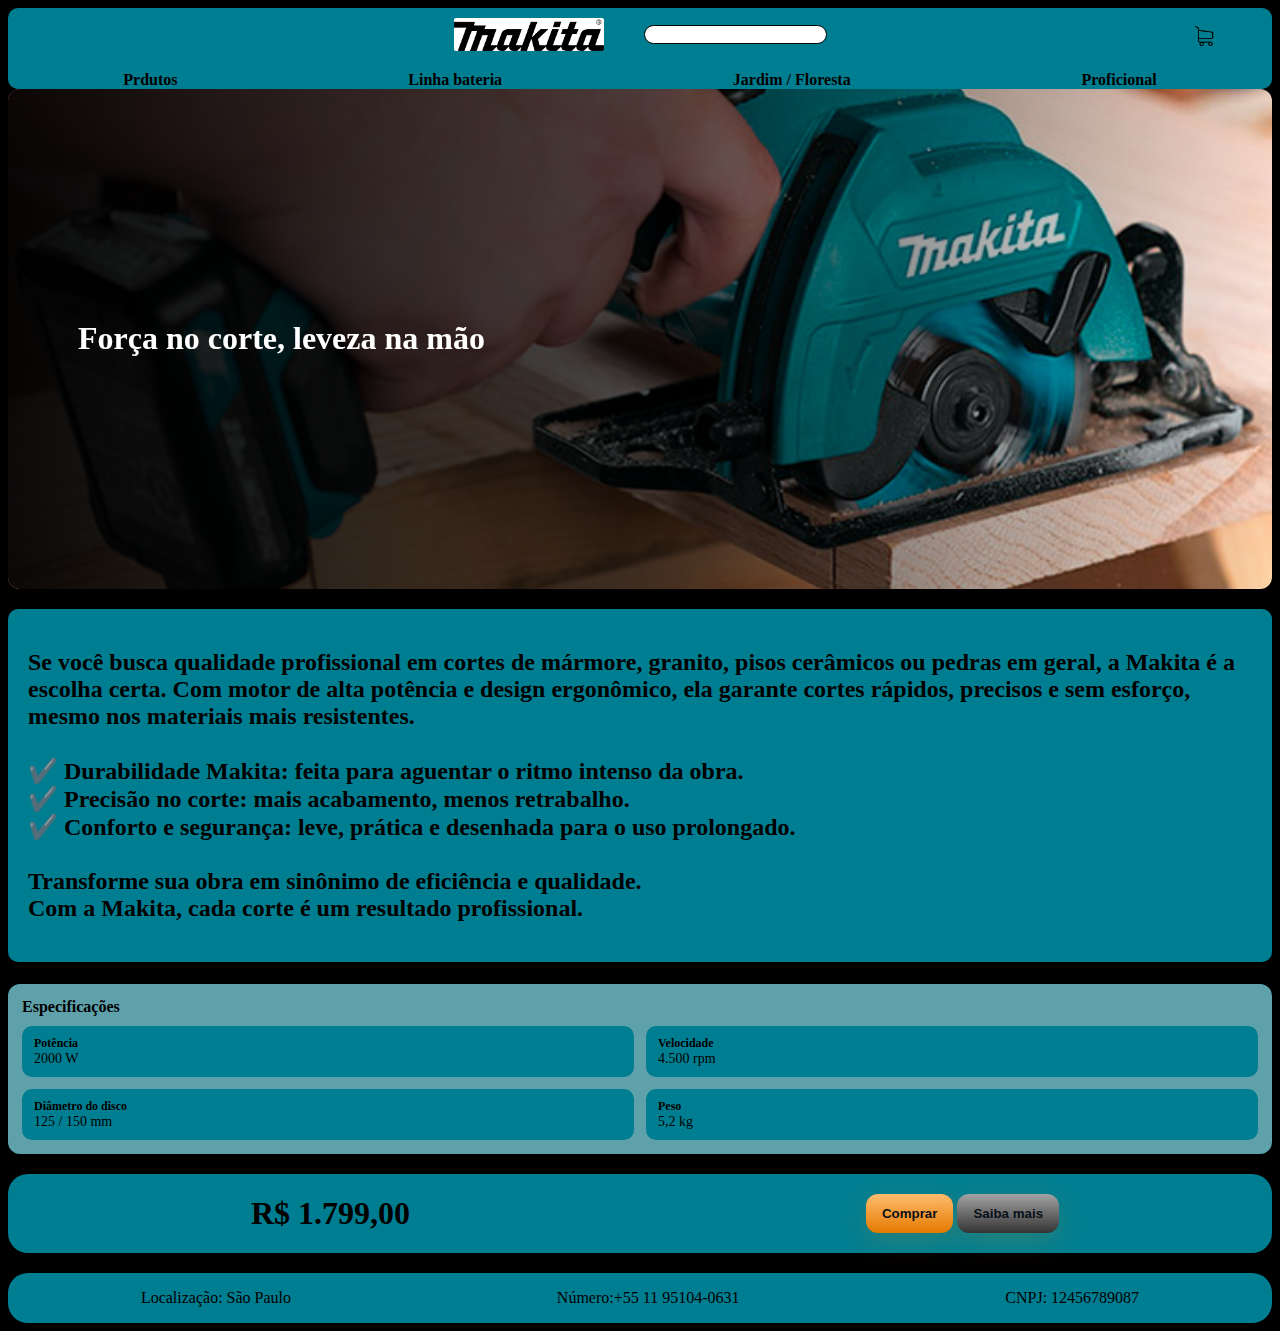
<file: index.html>
<!DOCTYPE html>
<html lang="pt-br">
<head>
    <meta charset="UTF-8">
    <meta name="viewport" content="width=device-width, initial-scale=1.0">
    <title>Makita</title>
    <link rel="stylesheet" href="css.css">
</head>
<body>
    <header>
        <div class="header">
            <div class="main">
                <img src="imgs/makita logo.png" alt="Logo Makita">
                <nav class="nav_header">
                    <input type="search">
                    <nav class="botoes">
                        <button class="carrinho "><img src="imgs/carrinho.png" alt="carrinho"></button>
                    </nav>
                </nav>
            </div>
            <nav class="main_nav">
                <a href="">Prdutos</a>
                <a href="">Linha bateria</a>
                <a href="">Jardim / Floresta</a>
                <a href="">Proficional</a>
            </nav>
        </div>
    </header>
    <main>
        <div class="container">
        <img src="imgs/makita.png" alt="Makita" class="imagem">
            <div class="overlay">
                <h1>Força no corte, leveza na mão</h1>
            </div>
        </div>
        <div class="descrição">
            <h2>
                Se você busca qualidade profissional em cortes de mármore, granito, pisos cerâmicos ou pedras em geral, a Makita é a escolha certa.
                Com motor de alta potência e design ergonômico, ela garante cortes rápidos, precisos e sem esforço, mesmo nos materiais mais resistentes.<br><br>

                ✔️ Durabilidade Makita: feita para aguentar o ritmo intenso da obra.<br>
                ✔️ Precisão no corte: mais acabamento, menos retrabalho.    <br>
                ✔️ Conforto e segurança: leve, prática e desenhada para o uso prolongado.<br><br>

                Transforme sua obra em sinônimo de eficiência e qualidade.<br>
                Com a Makita, cada corte é um resultado profissional.<br>
            </h2>
        </div>
         <div class="specs" aria-hidden="false">
        <div style="font-weight:800; margin-bottom:10px">Especificações</div>
        <div class="specs-grid">
          <div class="spec"><b>Potência</b>2000 W</div>
          <div class="spec"><b>Velocidade</b>4.500 rpm</div>
          <div class="spec"><b>Diâmetro do disco</b>125 / 150 mm</div>
          <div class="spec"><b>Peso</b>5,2 kg</div>
        </div>
      </div>
      <div class="comprar">
        <h1>R$ 1.799,00</h1>
        <nav class="btns">
            <button class="btn-primary"> Comprar </button>
            <button class="btn-secon"> Saiba mais </button>
        </nav>
      </div>
    </main>
    <footer>
        <p>Localização: São Paulo</p>
        <p>Número:+55 11 95104-0631</p>
        <p>CNPJ: 12456789087</p>
    </footer>

</body>
</html>
</file>
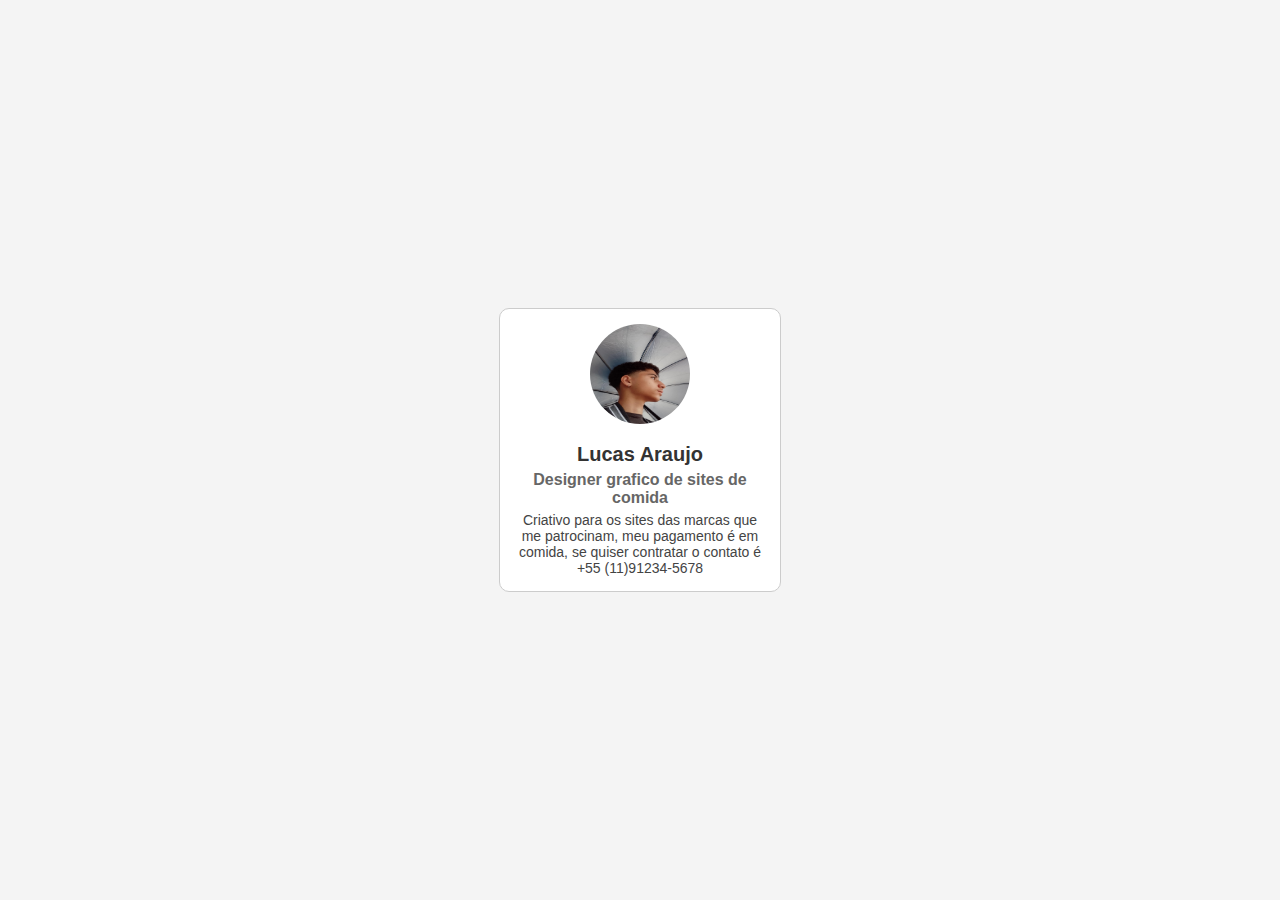
<file: Cartão de Apresentação/ac/index.html>
<!DOCTYPE html>
<html lang="en">
<head>
    <meta charset="UTF-8">
    <meta name="viewport" content="width=device-width, initial-scale=1.0">
    <title>Cartão simples</title>
    <link rel="stylesheet" href="style.css">
</head>
<body>
    <div class="card">
        <img src="shared image (1).jpg" alt="Avatar" class="avatar">
        <h2 class="name">Lucas Araujo</h2>
        <h3 class="profession">Designer grafico de sites de comida</h3>
        <p class="description">Criativo para os sites das marcas que me patrocinam, meu pagamento é em comida, se quiser contratar o contato é +55 (11)91234-5678</p>
    </div>
</body>
</html>
</file>
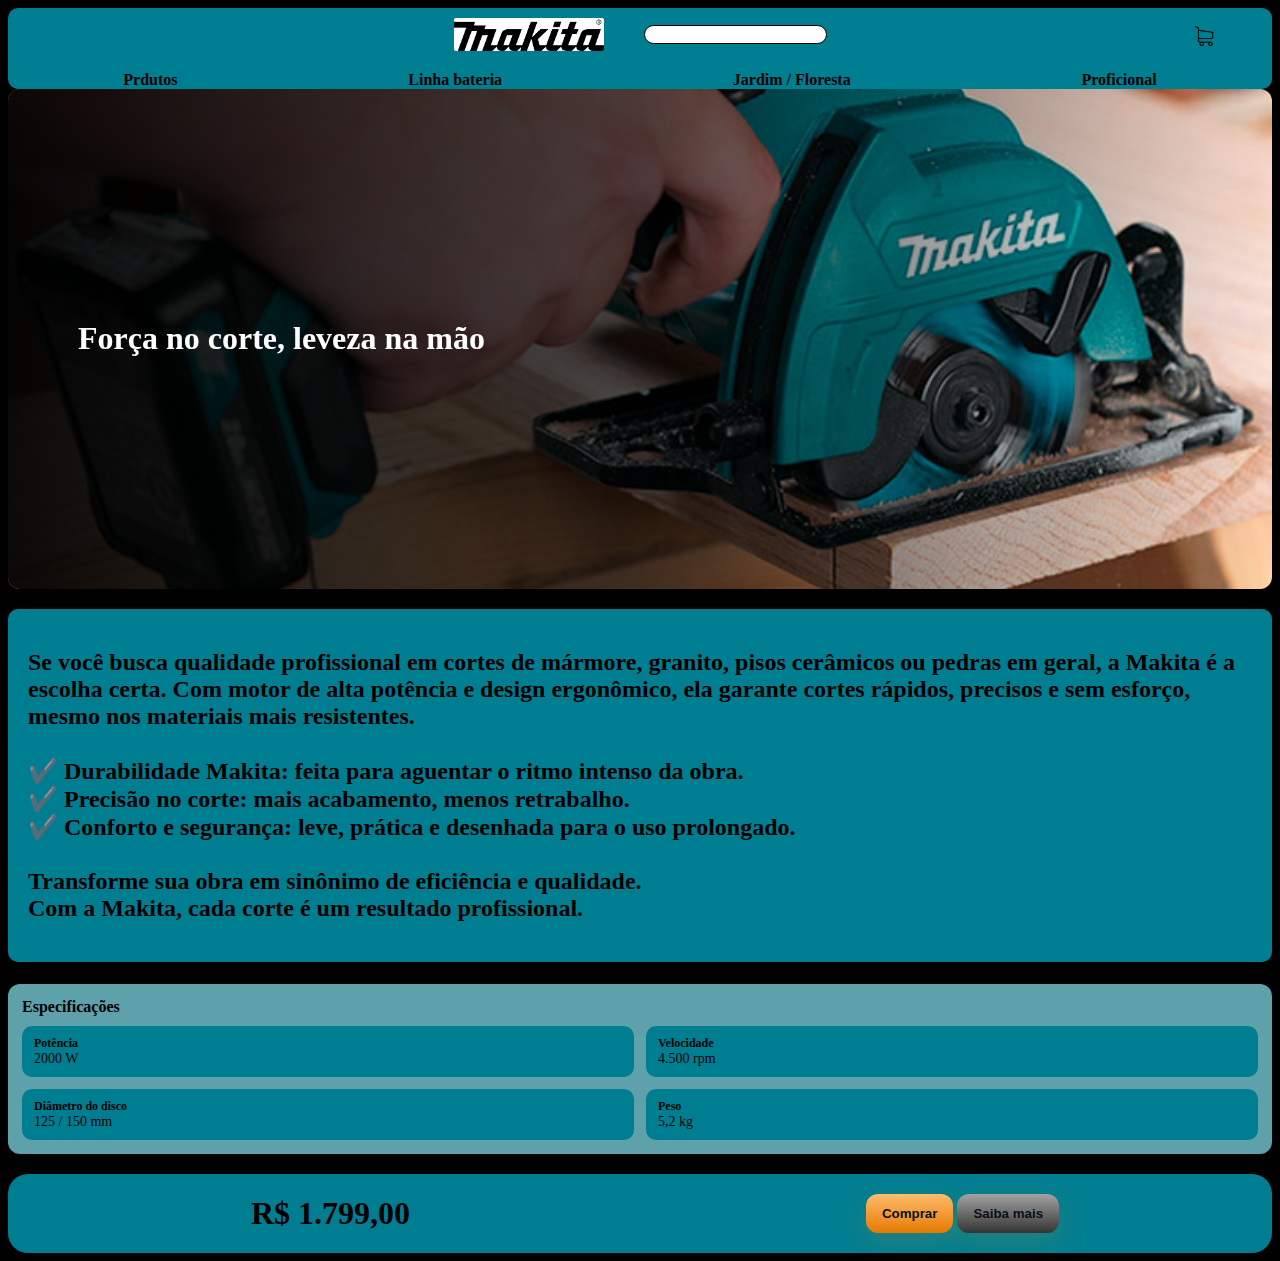
<file: Landing Page/Ac juliao/index.html>
<!DOCTYPE html>
<html lang="pt-br">
<head>
    <meta charset="UTF-8">
    <meta name="viewport" content="width=device-width, initial-scale=1.0">
    <title>Makita</title>
    <link rel="stylesheet" href="css.css">
</head>
<body>
    <header>
        <div class="header">
            <div class="main">
                <img src="imgs/makita logo.png" alt="Logo Makita">
                <nav class="nav_header">
                    <input type="search">
                    <nav class="botoes">
                        <button class="carrinho "><img src="imgs/carrinho.png" alt="carrinho"></button>
                    </nav>
                </nav>
            </div>
            <nav class="main_nav">
                <a href="">Prdutos</a>
                <a href="">Linha bateria</a>
                <a href="">Jardim / Floresta</a>
                <a href="">Proficional</a>
            </nav>
        </div>
    </header>
    <main>
        <div class="container">
        <img src="imgs/makita.png" alt="Makita" class="imagem">
            <div class="overlay">
                <h1>Força no corte, leveza na mão</h1>
            </div>
        </div>
        <div class="descrição">
            <h2>
                Se você busca qualidade profissional em cortes de mármore, granito, pisos cerâmicos ou pedras em geral, a Makita é a escolha certa.
                Com motor de alta potência e design ergonômico, ela garante cortes rápidos, precisos e sem esforço, mesmo nos materiais mais resistentes.<br><br>

                ✔️ Durabilidade Makita: feita para aguentar o ritmo intenso da obra.<br>
                ✔️ Precisão no corte: mais acabamento, menos retrabalho.    <br>
                ✔️ Conforto e segurança: leve, prática e desenhada para o uso prolongado.<br><br>

                Transforme sua obra em sinônimo de eficiência e qualidade.<br>
                Com a Makita, cada corte é um resultado profissional.<br>
            </h2>
        </div>
         <div class="specs" aria-hidden="false">
        <div style="font-weight:800; margin-bottom:10px">Especificações</div>
        <div class="specs-grid">
          <div class="spec"><b>Potência</b>2000 W</div>
          <div class="spec"><b>Velocidade</b>4.500 rpm</div>
          <div class="spec"><b>Diâmetro do disco</b>125 / 150 mm</div>
          <div class="spec"><b>Peso</b>5,2 kg</div>
        </div>
      </div>
      <div class="comprar">
        <h1>R$ 1.799,00</h1>
        <nav class="btns">
            <button class="btn-primary"> Comprar </button>
            <button class="btn-secon"> Saiba mais </button>
        </nav>
            
      </div>
    </main>

</body>
</html>
</file>
<file: css.css>
body{
    background-color: black;
}
header{
    background-color:#007e91;
    width: 100%;
    border-radius: 10px;
}
.main img{
    width: 150px;
    margin-right: 40px;
    border-radius: 2px;
}
header .header .main{
    display: flex;
    align-items: center;
    justify-content: center;
    padding-top: 10px;
}
.main_nav{
    display: flex;
    justify-content: space-around;
}

.main_nav a{
    text-decoration: none;
    color: black;
    margin-top: 20px;
    font-weight: bold;
}
.nav_header{
    display: flex;
    flex-direction: row;
}
.botoes{
    position: fixed;
    right: 20px;
}
.nav_header input{
    border-radius: 20px;
    border: 1px solid black;
}
.carrinho{
    background-color: transparent;
    border: none;
}
.carrinho img{
    width: 20px;
}
    .container {
      position: relative;
      width: 100%;
      height: 500px;
      overflow: hidden;
      border-radius: 12px;
    }

    .imagem {
      width: 100%;
      height: 100%;
      object-fit: cover;
      object-position: right;
    }

    .overlay {
      position: absolute;
      top: 0;
      left: 0;
      width: 100%; /* agora cobre 70% da imagem */
      height: 100%;
      background: linear-gradient(to right, rgba(0,0,0,0.95), rgba(0,0,0,0.7), transparent);
      display: flex;
      align-items: center;
      justify-content: flex-start;
      padding: 40px;
      box-sizing: border-box;
    }

    .overlay h1 {
      color: white;
      font-size: 32px;
      max-width: 80%;
      text-align: left;
    }
    .descrição{
        background-color: #007e91;
        padding: 20px;
        border-radius: 10px;
        margin-top: 20px;
    }

    .specs {
      background-color: #5ea1ab;
      margin-top:22px;

      border-radius:12px;
      padding:14px;
    }
    .specs-grid{
      display:grid;
      grid-template-columns: repeat(2,1fr);
      gap:12px;
    }
    .spec{
      background: #007e91;
      border-radius:10px;
      padding:10px 12px;
      font-size:14px;
    }
    .spec b{ display:block; color:black; font-weight:600; font-size:12px }

    .comprar{
    background-color: #007e91;
    display: flex;
    align-items: center;
    justify-content: space-around;
    border-radius: 20px;
    margin-top: 20px;
    }
    .btns , h1{
        margin-left: 30px;
    }
    .btn-primary{
        border: 0;
    padding: 12px 16px;
    border-radius: 12px;
    font-weight: 700;
    cursor: pointer;
    transition: transform .12s ease, box-shadow .12s ease;
    display: inline-flex
;
    gap: 8px;
    align-items: center;
      background: linear-gradient(180deg,#ffbc6f, #e57a00);
      color:#081018;
      box-shadow: 0 8px 28px rgba(255,152,0,0.16);
    }
    .btn-primary:hover{ transform:translateY(-3px); }
    .btn-secon{
    border: 0;
    padding: 12px 16px;
    border-radius: 12px;
    font-weight: 700;
    cursor: pointer;
    transition: transform .12s ease, box-shadow .12s ease;
    display: inline-flex
;
    gap: 8px;
    align-items: center;
      background: linear-gradient(180deg,#a3a3a3, #343434);
      color:#081018;
      box-shadow: 0 8px 28px rgba(255,152,0,0.16);
    }
    .btn-secon:hover{ transform:translateY(-3px); }
    footer{
      display: flex;
      justify-content: space-around;
      background-color: #007e91;
      border-radius: 20px;
      margin-top: 20px;
    }
@media screen and (max-width: 768px) {
    .main{
    display: flex;
    flex-direction: column  
  }
  .main img{
    align-self: flex-start;
    margin-left: 15px;
    margin-bottom: 5px;
  }
  .nav_header{
    margin-bottom: 5px;
  }
  .nav_header input{
    position: absolute;
    left: 15px;
  }
      .specs-grid{
      display:grid;
      grid-template-columns: repeat(1,1fr);
      gap:12px;
    }
}
</file>
<file: Cartão de Apresentação/ac/style.css>
*{
    margin: 0px;
    padding: 0px;
}

body {
    display: flex;
    justify-content: center;
    align-items: center;
    height: 100vh;
    margin: 0;
    background-color: #f4f4f4;
}

.card {
    background-color: #fff;
    width: 250px;
    padding: 15px;
    border-radius: 10px;
    text-align: center;
    border: 1px solid #ccc;
    transition: background-color 0.3s;
}

.card:hover {
    background-color:rgb(255, 0, 0) orange;
}

.avatar {
    width: 100px;
    height: 100px;
    border-radius: 50%;
    margin-bottom: 10px;
}

.name {
    font-family: Arial, sans-serif;
    font-size: 20px;
    color: #333;
    margin: 5px 0;
}

.profession {
    font-family: Arial, sans-serif;
    font-size: 16px;
    color: #666;
    margin: 5px 0;
}

.description {
    font-family: Arial, sans-serif;
    font-size: 14px;
    color: #444;
}
</file>
<file: Landing Page/Ac juliao/css.css>
body{
    background-color: black;
}
header{
    background-color:#007e91;
    width: 100%;
    border-radius: 10px;
}
.main img{
    width: 150px;
    margin-right: 40px;
    border-radius: 2px;
}
header .header .main{
    display: flex;
    align-items: center;
    justify-content: center;
    padding-top: 10px;
}
.main_nav{
    display: flex;
    justify-content: space-around;
}

.main_nav a{
    text-decoration: none;
    color: black;
    margin-top: 20px;
    font-weight: bold;
}
.nav_header{
    display: flex;
    flex-direction: row;
}
.botoes{
    position: fixed;
    right: 20px;
}
.nav_header input{
    border-radius: 20px;
    border: 1px solid black;
}
.carrinho{
    background-color: transparent;
    border: none;
}
.carrinho img{
    width: 20px;
}
    .container {
      position: relative;
      width: 100%;
      height: 500px;
      overflow: hidden;
      border-radius: 12px;
    }

    .imagem {
      width: 100%;
      height: 100%;
      object-fit: cover;
      object-position: right;
    }

    .overlay {
      position: absolute;
      top: 0;
      left: 0;
      width: 100%; /* agora cobre 70% da imagem */
      height: 100%;
      background: linear-gradient(to right, rgba(0,0,0,0.95), rgba(0,0,0,0.7), transparent);
      display: flex;
      align-items: center;
      justify-content: flex-start;
      padding: 40px;
      box-sizing: border-box;
    }

    .overlay h1 {
      color: white;
      font-size: 32px;
      max-width: 80%;
      text-align: left;
    }
    .descrição{
        background-color: #007e91;
        padding: 20px;
        border-radius: 10px;
        margin-top: 20px;
    }

    .specs {
      background-color: #5ea1ab;
      margin-top:22px;

      border-radius:12px;
      padding:14px;
    }
    .specs-grid{
      display:grid;
      grid-template-columns: repeat(2,1fr);
      gap:12px;
    }
    .spec{
      background: #007e91;
      border-radius:10px;
      padding:10px 12px;
      font-size:14px;
    }
    .spec b{ display:block; color:black; font-weight:600; font-size:12px }

    .comprar{
    background-color: #007e91;
    display: flex;
    align-items: center;
    justify-content: space-around;
    border-radius: 20px;
    margin-top: 20px;
    }
    .btns , h1{
        margin-left: 30px;
    }
    .btn-primary{
        border: 0;
    padding: 12px 16px;
    border-radius: 12px;
    font-weight: 700;
    cursor: pointer;
    transition: transform .12s ease, box-shadow .12s ease;
    display: inline-flex
;
    gap: 8px;
    align-items: center;
      background: linear-gradient(180deg,#ffbc6f, #e57a00);
      color:#081018;
      box-shadow: 0 8px 28px rgba(255,152,0,0.16);
    }
    .btn-primary:hover{ transform:translateY(-3px); }
    .btn-secon{
    border: 0;
    padding: 12px 16px;
    border-radius: 12px;
    font-weight: 700;
    cursor: pointer;
    transition: transform .12s ease, box-shadow .12s ease;
    display: inline-flex
;
    gap: 8px;
    align-items: center;
      background: linear-gradient(180deg,#a3a3a3, #343434);
      color:#081018;
      box-shadow: 0 8px 28px rgba(255,152,0,0.16);
    }
    .btn-secon:hover{ transform:translateY(-3px); }

@media screen and (max-width: 768px) {
    .main{
    display: flex;
    flex-direction: column  
  }
  .main img{
    align-self: flex-start;
    margin-left: 15px;
    margin-bottom: 5px;
  }
  .nav_header{
    margin-bottom: 5px;
  }
  .nav_header input{
    position: absolute;
    left: 15px;
  }
      .specs-grid{
      display:grid;
      grid-template-columns: repeat(1,1fr);
      gap:12px;
    }
}
</file>
